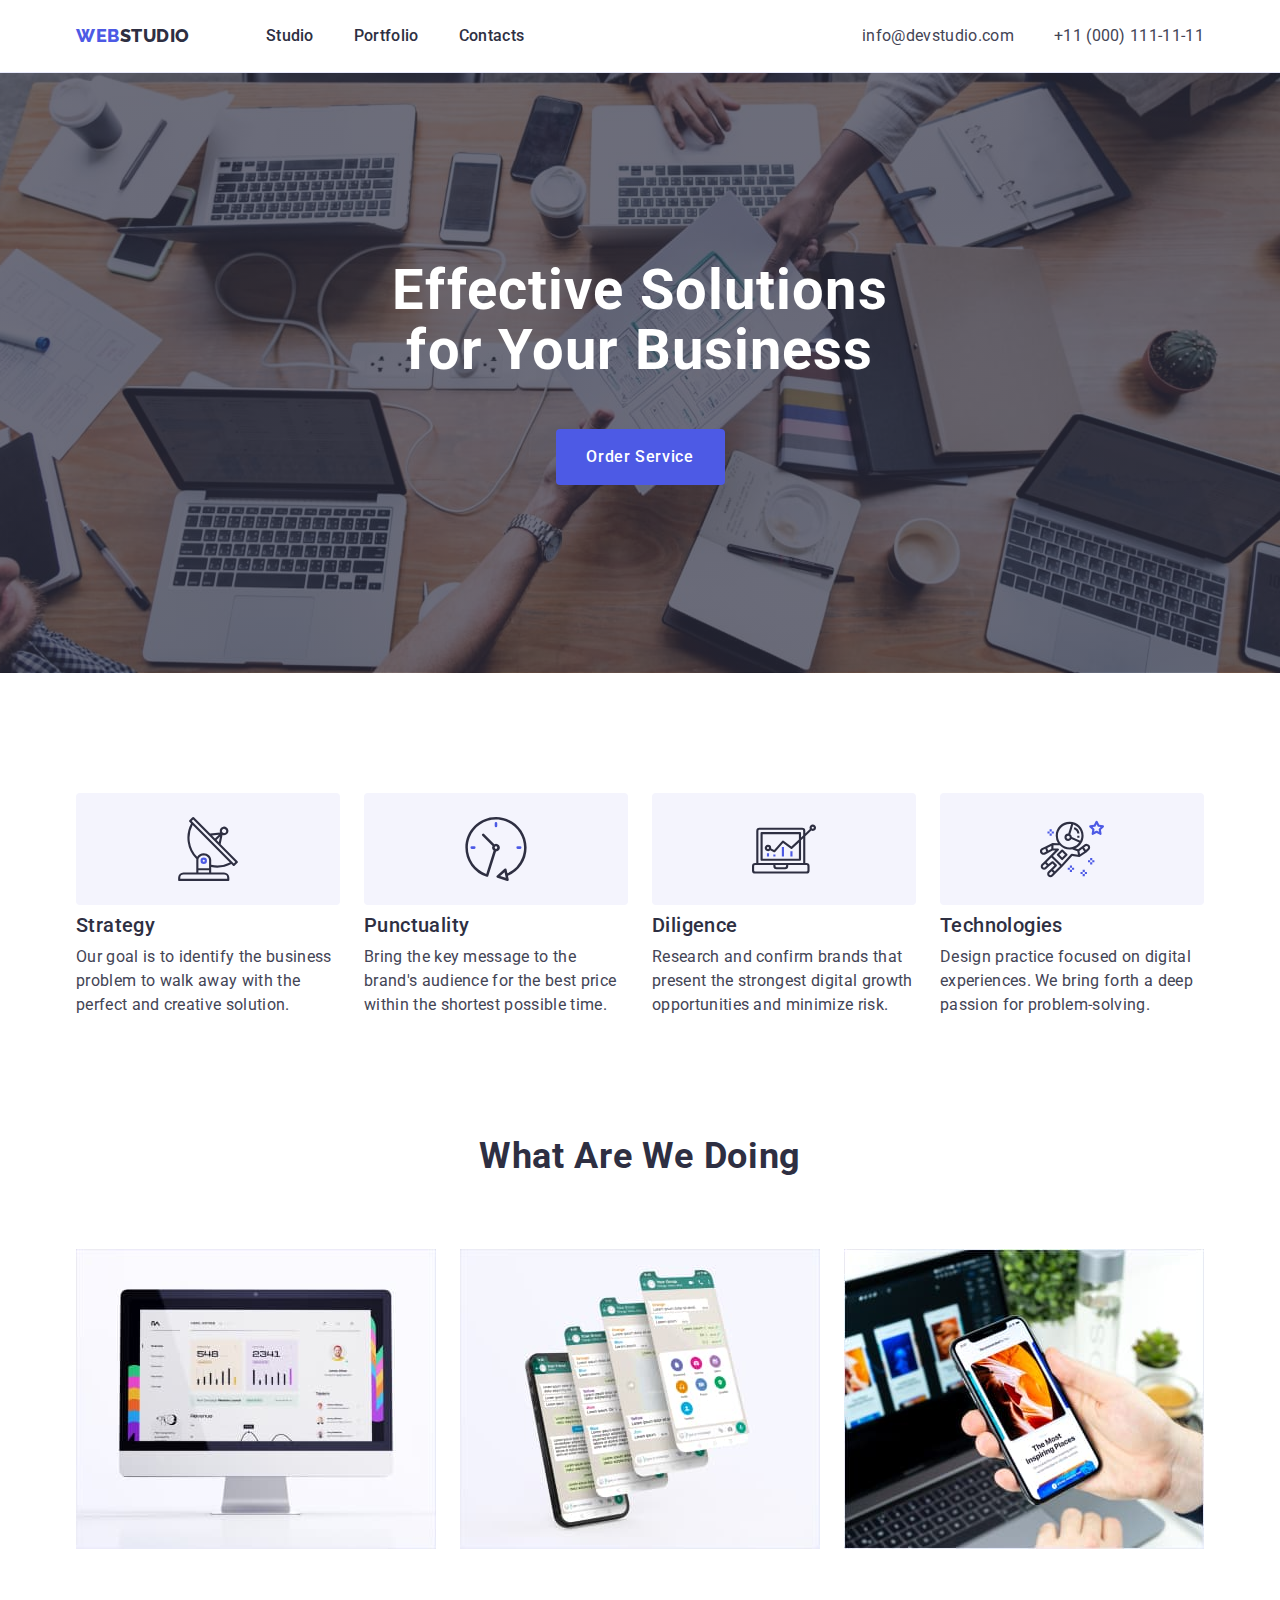
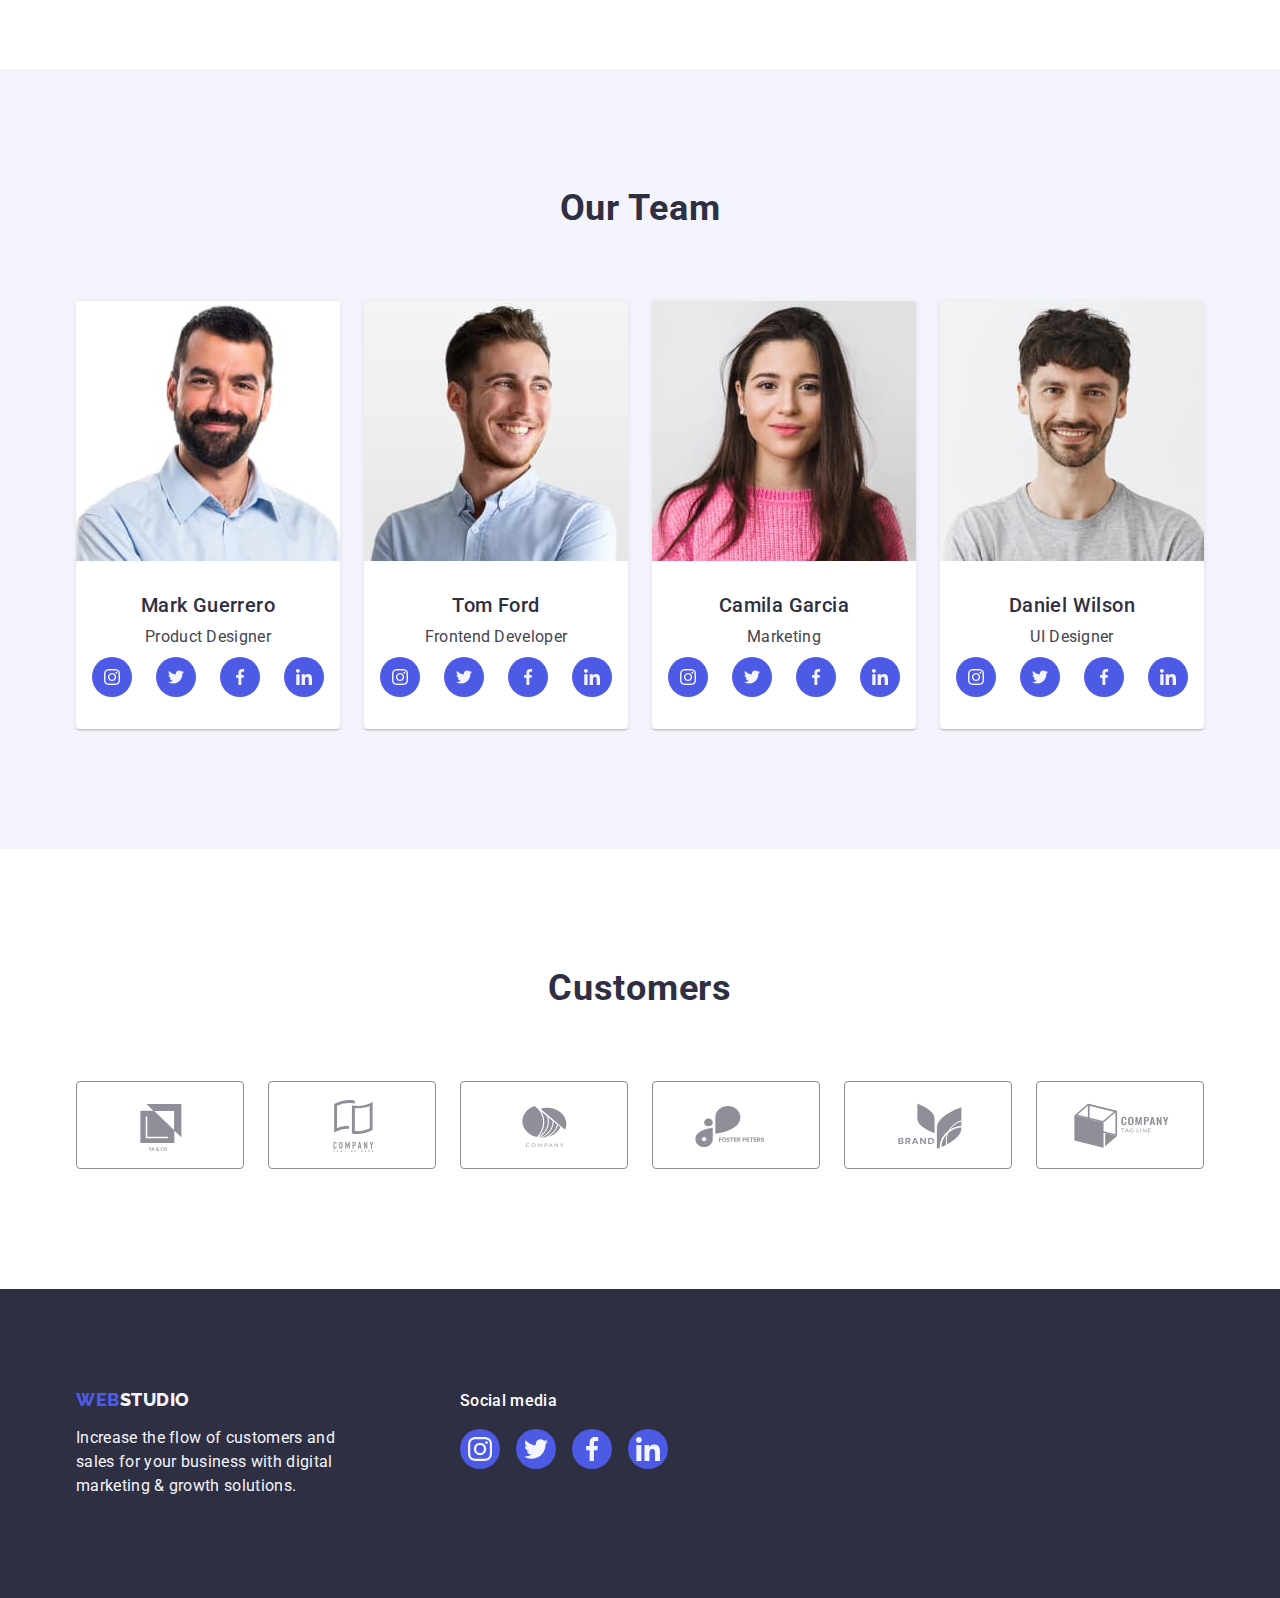
<file: index.html>
<!DOCTYPE html>
<html lang="en">
<head>
    <meta charset="UTF-8">
    <meta name="viewport" content="width=device-width, initial-scale=1.0">
    <title>zadaniedomowe2</title>

    <link rel="preconnect" href="https://fonts.googleapis.com">
    <link rel="preconnect" href="https://fonts.gstatic.com" crossorigin>
    <link href="https://fonts.googleapis.com/css2?family=Raleway:wght@800&family=Roboto:wght@400;500;700;900&display=swap"
        rel="stylesheet">
    
    <link
    rel="stylesheet"
    href="https://cdnjs.cloudflare.com/ajax/libs/modern-normalize/2.0.0/modern-normalize.min.css"
    integrity="sha512-4xo8blKMVCiXpTaLzQSLSw3KFOVPWhm/TRtuPVc4WG6kUgjH6J03IBuG7JZPkcWMxJ5huwaBpOpnwYElP/m6wg=="
    crossorigin="anonymous"
    referrerpolicy="no-referrer"
    />

    <link rel="stylesheet" href="./css/styles.css">
</head>

<body>
    <header class="header">
        <div class="container header-container">
        <nav class="nav-container">
            <a href="./index.html" class="logo link">Web<span class="logo-span">Studio</span></a>
            <ul class="nav-links list">
                <li><a href="./index.html" class="link">Studio</a></li>
                <li><a href="./portfolio.html" class="link">Portfolio</a></li>
                <li><a href="" class="link">Contacts</a></li>
            </ul>
        </nav>
        <address class="address">
            <ul class="address-links list">
                <li><a href="mailto:info@devstudio.com" class="link">info@devstudio.com</a></li>
                <li><a href="tel:+110001111111" class="link">+11 (000) 111-11-11</a></li>
            </ul>
        </address>
        </div>
    </header>

    <main>
        <!--Effective Solutions for Your Business-->
        <section class="title-background">
            <div class="container">
            <h1 class="title">Effective Solutions for Your Business</h1>
            <button type="button" class="filter-buttonone cursor">Order Service</button>
            </div>
        </section>
        
        <!--Strategy etc.-->
        <section class="sectiontwo">
            <div class="container">
            <h2 class="visually-hidden">Strategy ETC.</h2>
            <ul class="list list-sectiontwo">
                <li class="li-sectiontwo">
                    <div class="icon-box">
                        <svg width="64" height="64">
                            <use href="./images/icons.svg#icon-antenna-1"></use>
                        </svg>
                    </div>
                    <h3 class="headerthree">Strategy</h3>
                    <p class="description">Our goal is to identify the business problem to walk away with the perfect and creative solution.</p>
                </li>
                <li class="li-sectiontwo">
                    <div class="icon-box">
                        <svg width="64" height="64">
                            <use href="./images/icons.svg#icon-clock-1"></use>
                        </svg>
                    </div>
                    <h3 class="headerthree">Punctuality</h3>
                    <p class="description">Bring the key message to the brand's audience for the best price within the shortest possible time.</p>
                </li>
                <li class="li-sectiontwo">
                    <div class="icon-box">
                        <svg width="64" height="64">
                            <use href="./images/icons.svg#icon-diagram-1"></use>
                        </svg>
                    </div>
                    <h3 class="headerthree">Diligence</h3>
                    <p class="description">Research and confirm brands that present the strongest digital growth opportunities and minimize risk.</p>
                </li>
                <li class="li-sectiontwo">
                    <div class="icon-box">
                        <svg width="64" height="64">
                            <use href="./images/icons.svg#icon-astronaut-1"></use>
                        </svg>
                    </div>
                    <h3 class="headerthree">Technologies</h3>
                    <p class="description">Design practice focused on digital experiences. We bring forth a deep passion for problem-solving.</p>
                </li>
            </ul>
            </div>
        </section>

        <!--What Are We Doing-->
        <section class="sectionthree">
            <div class="container">
            <h2 class="headertwo">What are we doing</h2>
            <ul class="list list-sectionthree">
                <li class="li-sectrionthree"><img src="./images/WhatAreWeDoing-img1.jpg" alt="Computer photo" width="360" height="300"></li>
                <li class="li-sectrionthree"><img src="./images/WhatAreWeDoing-img2.jpg" alt="Mobiles photo" width="360" height="300"></li>
                <li class="li-sectrionthree"><img src="./images/WhatAreWeDoing-img3.jpg" alt="Computer and mobile photo" width="360" height="300"></li>
            </ul>
            </div>
        </section>

        <!--Our Team-->
        <section class="team-background sectionfour">
            <div class="container">
            <h2 class="headertwo">Our Team</h2>
            <ul class="list list-sectionfour">
                <li class="card-background">
                    <img src="./images/OurTeam-img1.jpg" alt="Man in a blue shirt with a beard" width="264" height="260">
                    <div class="worker">
                        <h3 class="headerthree worker-headerthree">Mark Guerrero</h3>
                        <p class="description worker-description">Product Designer</p>
                        <ul class="list socials-links">
                            <li class="li-socials">
                                <a href="#" class="socials-icon link">
                                    <svg width="16" height="16" class="svg-sm">
                                        <use href="./images/icons.svg#icon-instagram-2"></use>
                                    </svg>
                                </a>
                            </li>
                            <li class="li-socials">
                                <a href="#" class="socials-icon link">
                                    <svg width="16" height="16" class="svg-sm">
                                        <use href="./images/icons.svg#icon-twitter-1"></use>
                                    </svg>
                                </a>
                            </li>
                            <li class="li-socials">
                                <a href="#" class="socials-icon link">
                                    <svg width="16" height="16" class="svg-sm">
                                        <use href="./images/icons.svg#icon-facebook-1"></use>
                                    </svg>
                                </a>
                            </li>
                            <li class="li-socials">
                                <a href="#" class="socials-icon link">
                                    <svg width="16" height="16" class="svg-sm">
                                        <use href="./images/icons.svg#icon-linkedin-1"></use>
                                    </svg>
                                </a>
                            </li>
                        </ul>
                    </div>
                </li>
                <li class="card-background">
                    <img src="./images/OurTeam-img2.jpg" alt="Man in a blue shirt with short stubble" width="264" height="260">
                    <div class="worker">
                        <h3 class="headerthree worker-headerthree">Tom Ford</h3>
                        <p class="description worker-description">Frontend Developer</p>
                        <ul class="list socials-links">
                            <li class="li-socials">
                                <a href="#" class="socials-icon link">
                                    <svg width="16" height="16" class="svg-sm">
                                        <use href="./images/icons.svg#icon-instagram-2"></use>
                                    </svg>
                                </a>
                            </li>
                            <li class="li-socials">
                                <a href="#" class="socials-icon link">
                                    <svg width="16" height="16" class="svg-sm">
                                        <use href="./images/icons.svg#icon-twitter-1"></use>
                                    </svg>
                                </a>
                            </li>
                            <li class="li-socials">
                                <a href="#" class="socials-icon link">
                                    <svg width="16" height="16" class="svg-sm">
                                        <use href="./images/icons.svg#icon-facebook-1"></use>
                                    </svg>
                                </a>
                            </li>
                            <li class="li-socials">
                                <a href="#" class="socials-icon link">
                                    <svg width="16" height="16" class="svg-sm">
                                        <use href="./images/icons.svg#icon-linkedin-1"></use>
                                    </svg>
                                </a>
                            </li>
                        </ul>
                    </div>
                </li>
                <li class="card-background">
                    <img src="./images/OurTeam-img3.jpg" alt="Woman in a pink sweater" width="264" height="260">
                    <div class="worker">
                        <h3 class="headerthree worker-headerthree">Camila Garcia</h3>
                        <p class="description worker-description">Marketing</p>
                        <ul class="list socials-links">
                            <li class="li-socials">
                                <a href="#" class="socials-icon link">
                                    <svg width="16" height="16" class="svg-sm">
                                        <use href="./images/icons.svg#icon-instagram-2"></use>
                                    </svg>
                                </a>
                            </li>
                            <li class="li-socials">
                                <a href="#" class="socials-icon link">
                                    <svg width="16" height="16" class="svg-sm">
                                        <use href="./images/icons.svg#icon-twitter-1"></use>
                                    </svg>
                                </a>
                            </li>
                            <li class="li-socials">
                                <a href="#" class="socials-icon link">
                                    <svg width="16" height="16" class="svg-sm">
                                        <use href="./images/icons.svg#icon-facebook-1"></use>
                                    </svg>
                                </a>
                            </li>
                            <li class="li-socials">
                                <a href="#" class="socials-icon link">
                                    <svg width="16" height="16" class="svg-sm">
                                        <use href="./images/icons.svg#icon-linkedin-1"></use>
                                    </svg>
                                </a>
                            </li>
                        </ul>
                    </div>
                </li>
                <li class="card-background">
                    <img src="./images/OurTeam-img4.jpg" alt="Man in a gray T-shirt" width="264" height="260">
                    <div class="worker">
                        <h3 class="headerthree worker-headerthree">Daniel Wilson</h3>
                        <p class="description worker-description">UI Designer</p>
                        <ul class="list socials-links">
                            <li class="li-socials">
                                <a href="#" class="socials-icon link">
                                    <svg width="16" height="16" class="svg-sm">
                                        <use href="./images/icons.svg#icon-instagram-2"></use>
                                    </svg>
                                </a>
                            </li>
                            <li class="li-socials">
                                <a href="#" class="socials-icon link">
                                    <svg width="16" height="16" class="svg-sm">
                                        <use href="./images/icons.svg#icon-twitter-1"></use>
                                    </svg>
                                </a>
                            </li>
                            <li class="li-socials">
                                <a href="#" class="socials-icon link">
                                    <svg width="16" height="16" class="svg-sm">
                                        <use href="./images/icons.svg#icon-facebook-1"></use>
                                    </svg>
                                </a>
                            </li>
                            <li class="li-socials">
                                <a href="#" class="socials-icon link">
                                    <svg width="16" height="16" class="svg-sm">
                                        <use href="./images/icons.svg#icon-linkedin-1"></use>
                                    </svg>
                                </a>
                            </li>
                        </ul>
                    </div>
                </li>
            </ul>
            </div>
        </section>

        <!--Customers-->
        <section class="sectionfive">
            <div class="container">
                <h2 class="headertwo">Customers</h2>
                <ul class="list list-sectionfive">
                    <li class="li-customers">
                        <a href="#" class="customers-icon">
                        <svg width="104" height="56" class="svg">
                            <use href="./images/icons.svg#icon-Logo"></use>
                        </svg>
                        </a>
                    </li>
                    <li class="li-customers">
                        <a href="#" class="customers-icon">
                            <svg width="104" height="56" class="svg">
                                <use href="./images/icons.svg#icon-Logo-1"></use>
                            </svg>
                        </a>
                    </li>
                    <li class="li-customers">
                        <a href="#" class="customers-icon">
                            <svg width="104" height="56" class="svg">
                                <use href="./images/icons.svg#icon-Logo-2"></use>
                            </svg>
                        </a>
                    </li>
                    <li class="li-customers">
                        <a href="#" class="customers-icon">
                            <svg width="104" height="56" class="svg">
                                <use href="./images/icons.svg#icon-Logo-3"></use>
                            </svg>
                        </a>
                    </li>
                    <li class="li-customers">
                        <a href="#" class="customers-icon">
                            <svg width="104" height="56" class="svg">
                                <use href="./images/icons.svg#icon-Logo-4"></use>
                            </svg>
                        </a>
                    </li>
                    <li class="li-customers">
                        <a href="#" class="customers-icon">
                            <svg width="104" height="56" class="svg">
                                <use href="./images/icons.svg#icon-Logo-5"></use>
                            </svg>
                        </a>
                    </li>
                </ul>
            </div>
        </section>
    </main>

    <footer class="footer-background">
        <div class="container footer">
        <div class="footertwo">
            <a href="./index.html" class="logo link footer-style">Web<span class="logo-spantwo">Studio</span></a>
            <p class="footer-description">Increase the flow of customers and sales for your business with digital marketing & growth solutions.</p>
        </div>
        <div>
            <p class="footer-sm">Social media</p>
            <ul class="list socials-links-footer">
                <li class="li-socials">
                    <a href="#" class="socials-icon s-i-footer link">
                        <svg width="24" height="24" class="svg-sm">
                            <use href="./images/icons.svg#icon-instagram-2"></use>
                        </svg>
                    </a>
                </li>
                <li class="li-socials">
                    <a href="#" class="socials-icon s-i-footer link">
                        <svg width="24" height="24" class="svg-sm">
                            <use href="./images/icons.svg#icon-twitter-1"></use>
                        </svg>
                    </a>
                </li>
                <li class="li-socials">
                    <a href="#" class="socials-icon s-i-footer link">
                        <svg width="24" height="24" class="svg-sm">
                            <use href="./images/icons.svg#icon-facebook-1"></use>
                        </svg>
                    </a>
                </li>
                <li class="li-socials">
                    <a href="#" class="socials-icon s-i-footer link">
                        <svg width="24" height="24" class="svg-sm">
                            <use href="./images/icons.svg#icon-linkedin-1"></use>
                        </svg>
                    </a>
                </li>
            </ul>
        </div>
        </div>
    </footer>
</body>
</html>
</file>
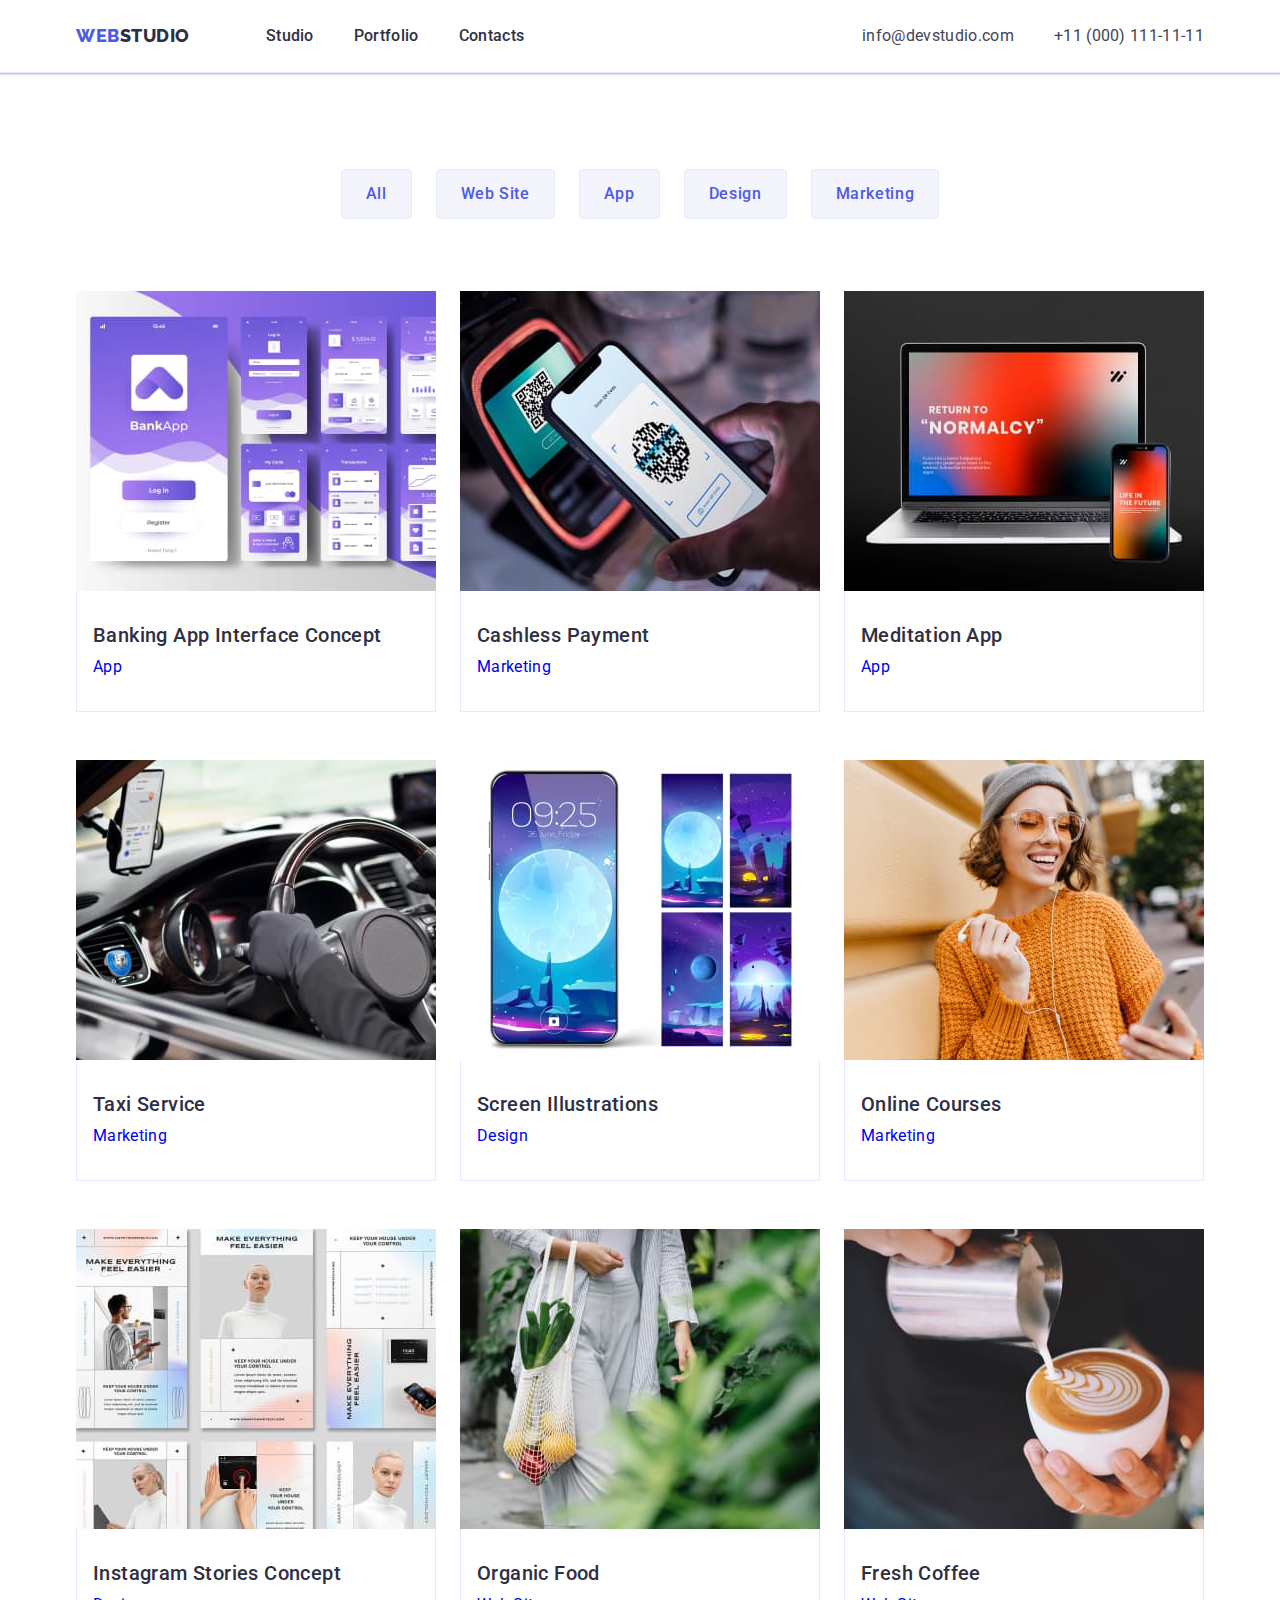
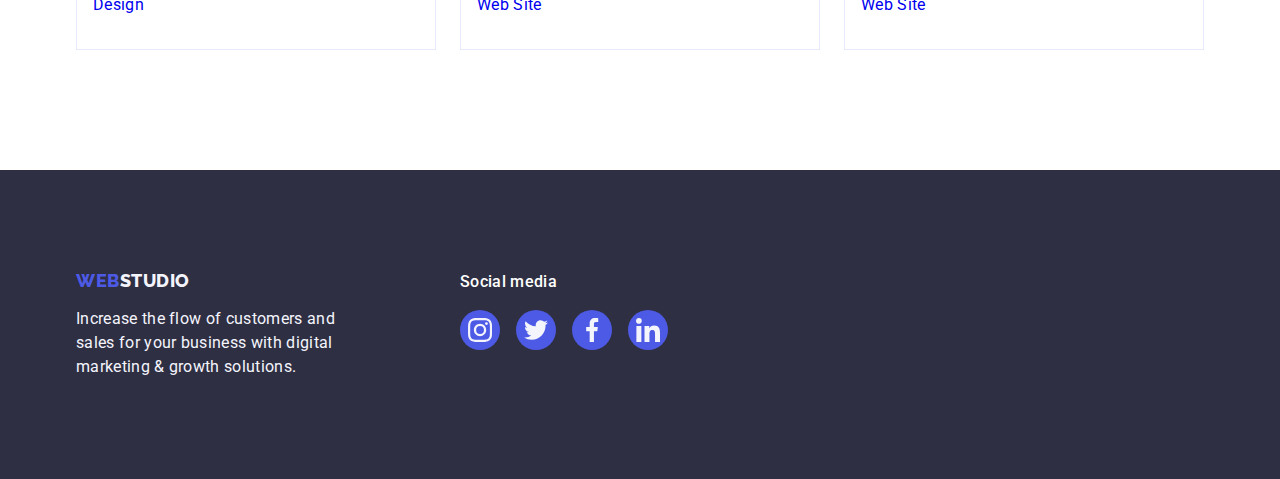
<file: portfolio.html>
<!DOCTYPE html>
<html lang="en">
<head>
    <meta charset="UTF-8">
    <meta name="viewport" content="width=device-width, initial-scale=1.0">
    <title>zadaniedomowe4</title>

    <link rel="preconnect" href="https://fonts.googleapis.com">
    <link rel="preconnect" href="https://fonts.gstatic.com" crossorigin>
    <link href="https://fonts.googleapis.com/css2?family=Raleway:wght@800&family=Roboto:wght@400;500;700;900&display=swap"
        rel="stylesheet">

    <link
    rel="stylesheet"
    href="https://cdnjs.cloudflare.com/ajax/libs/modern-normalize/2.0.0/modern-normalize.min.css"
    integrity="sha512-4xo8blKMVCiXpTaLzQSLSw3KFOVPWhm/TRtuPVc4WG6kUgjH6J03IBuG7JZPkcWMxJ5huwaBpOpnwYElP/m6wg=="
    crossorigin="anonymous"
    referrerpolicy="no-referrer"
    />

    <link rel="stylesheet" href="./css/styles.css">
</head>

<body>
    <header class="header">
        <div class="container header-container">
            <nav class="nav-container">
                <a href="./index.html" class="logo link">Web<span class="logo-span">Studio</span></a>
                <ul class="nav-links list">
                    <li><a href="./index.html" class="link">Studio</a></li>
                    <li><a href="./portfolio.html" class="link">Portfolio</a></li>
                    <li><a href="" class="link">Contacts</a></li>
                </ul>
            </nav>
            <address class="address">
                <ul class="address-links list">
                    <li><a href="mailto:info@devstudio.com" class="link">info@devstudio.com</a></li>
                    <li><a href="tel:+110001111111" class="link">+11 (000) 111-11-11</a></li>
                </ul>
            </address>
        </div>
    </header>

    <main>
      <section class="portfolio">
        <div class="container">
        <h1 class="visually-hidden">Portfolio</h1>
        <ul class="filters-list list">
            <li>
                <button type="button" class="filter-button cursor">All</button>
            </li>
            <li>
                <button type="button" class="filter-button cursor">Web Site</button>
            </li>
            <li>
                <button type="button" class="filter-button cursor">App</button>
            </li>
            <li>
                <button type="button" class="filter-button cursor">Design</button>
            </li>
            <li>
                <button type="button" class="filter-button cursor">Marketing</button>
            </li>
        </ul>
        <ul class="list list-portfolio">
            <li class="li-portfolio">
                <a href="#" class="link portfolio-style">
                <img src="./images/Portfolio1-bankapp.jpg" alt="BankApp Photo" width="360" height="300">
                <div class="div-portfolio">
                    <h2 class="headerthree">Banking App Interface Concept</h2>
                    <p class="description portfolio-description">App</p>
                </div>
                </a>
            </li>
            <li class="li-portfolio">
                <a href="#" class="link portfolio-style">
                <img src="./images/Portfolio2-cashless.jpg" alt="Cashless Payment Photo" width="360" height="300">
                <div class="div-portfolio">
                    <h2 class="headerthree">Cashless Payment</h2>
                    <p class="description portfolio-description">Marketing</p>
                </div>
                </a>
            </li>
            <li class="li-portfolio">
                <a href="#" class="link portfolio-style">
                <img src="./images/Portfolio3-meditation.jpg" alt="Computer and mobile photo" width="360" height="300">
                <div class="div-portfolio">
                    <h2 class="headerthree">Meditation App</h2>
                    <p class="description portfolio-description">App</p>
                </div>
                </a>
            </li>
            <li class="li-portfolio">
                <a href="#" class="link portfolio-style">
                <img src="./images/Portfolio4-taxi.jpg" alt="Car photo" width="360" height="300">
                <div class="div-portfolio">
                    <h2 class="headerthree">Taxi Service</h2>
                    <p class="description portfolio-description">Marketing</p>
                </div>
                </a>
            </li>
            <li class="li-portfolio">
                <a href="#" class="link portfolio-style">
                <img src="./images/Portfolio5-screen.jpg" alt="Mobiles photo with different screen illustrations" width="360" height="300">
                <div class="div-portfolio">
                    <h2 class="headerthree">Screen Illustrations</h2>
                    <p class="description portfolio-description">Design</p>
                </div>
                </a>
            </li>
            <li class="li-portfolio">
                <a href="#" class="link portfolio-style">
                <img src="./images/Portfolio6-onlinecourses.jpg" alt="Girl in a yellow sweater with a mobile" width="360" height="300">
                <div class="div-portfolio">
                    <h2 class="headerthree">Online Courses</h2>
                    <p class="description portfolio-description">Marketing</p>
                </div>
                </a>
            </li>
            <li class="li-portfolio">
                <a href="#" class="link portfolio-style">
                <img src="./images/Portfolio7-instagram.jpg" alt="Various website design photos" width="360" height="300">
                <div class="div-portfolio">
                    <h2 class="headerthree">Instagram Stories Concept</h2>
                    <p class="description portfolio-description">Design</p>
                </div>
                </a>
            </li>
            <li class="li-portfolio">
                <a href="#" class="link portfolio-style">
                <img src="./images/Portfolio8-organicfood.jpg" alt="Person carrying fruits and vegetables" width="360" height="300">
                <div class="div-portfolio">
                    <h2 class="headerthree">Organic Food</h2>
                    <p class="description portfolio-description">Web Site</p>
                </div>
                </a>
            </li>
            <li class="li-portfolio">
                <a href="#" class="link portfolio-style">
                <img src="./images/Portfolio9-coffee.jpg" alt="Coffee photo" width="360" height="300">
                <div class="div-portfolio">
                    <h2 class="headerthree">Fresh Coffee</h2>
                    <p class="description portfolio-description">Web Site</p>
                </div>
                </a>
            </li>
        </ul>
        </div>
      </section>
    </main>

    <footer class="footer-background">
        <div class="container footer">
    <div class="footertwo">
        <a href="./index.html" class="logo link footer-style">Web<span class="logo-spantwo">Studio</span></a>
        <p class="footer-description">Increase the flow of customers and sales for your business with digital marketing &
            growth solutions.</p>
    </div>
    <div>
        <p class="footer-sm">Social media</p>
        <ul class="list socials-links-footer">
            <li class="li-socials">
                <a href="#" class="socials-icon s-i-footer link">
                    <svg width="24" height="24" class="svg-sm">
                        <use href="./images/icons.svg#icon-instagram-2"></use>
                    </svg>
                </a>
            </li>
            <li class="li-socials">
                <a href="#" class="socials-icon s-i-footer link">
                    <svg width="24" height="24" class="svg-sm">
                        <use href="./images/icons.svg#icon-twitter-1"></use>
                    </svg>
                </a>
            </li>
            <li class="li-socials">
                <a href="#" class="socials-icon s-i-footer link">
                    <svg width="24" height="24" class="svg-sm">
                        <use href="./images/icons.svg#icon-facebook-1"></use>
                    </svg>
                </a>
            </li>
            <li class="li-socials">
                <a href="#" class="socials-icon s-i-footer link">
                    <svg width="24" height="24" class="svg-sm">
                        <use href="./images/icons.svg#icon-linkedin-1"></use>
                    </svg>
                </a>
            </li>
        </ul>
    </div>
    </div>
    </footer>
</body>
</html>
</file>
<file: css/styles.css>
:root {
    --primary-brand-color: #4D5AE5;
    --pressed-state-color: #404BBF;
    --dark-color: #2E2F42;
    --success-color: #31D0AA;
    --text-color: #434455;
    --subtle-text-color: #8E8F99;
    --accent-color: #E7E9FC;
    --light-color: #F4F4FD;
    --modal-overlay-color: #2E2F4266;
    --hero-background-color: #2E2F42B2;
    --white-background-color: #FFFFFF;
    --modal-background-color: #FCFCFC;
}

body {
    font-family: "Roboto", sans-serif;
    color: var(--text-color);
    background-color: var(--white-background-color);
}

.nav-links .link {
    color: var(--dark-color);
    font-size: 16px;
    font-weight: 500;
    line-height: 1.5;
    letter-spacing: 0.32px;
    padding: 24px 0;
}

.address-links .link {
    color: var(--text-color);
    font-size: 16px;
    line-height: 1.5;
    letter-spacing: 0.32px;
}

.address-links .link:hover,
.address-links .link:focus,
.address-links .link:active,
.nav-links .link:hover,
.nav-links .link:focus,
.nav-links .link:active {
    color: var(--pressed-state-color)
}

.address {
    font-style: normal;
    padding: 24px 0;
}

.link {
    text-decoration: none;
}

.list {
    list-style: none;
}

.filter-button {
    background-color: var(--light-color);
    color: var(--primary-brand-color);
    font-family: inherit;
    font-size: 16px;
    font-weight: 500;
    line-height: 1.5;
    letter-spacing: 0.64px;
    padding: 12px 24px;
    border: 1px solid var(--accent-color);
    border-radius: 4px;
}

.filter-buttonone {
    background-color: var(--primary-brand-color);
    color: var(--white-background-color);
    font-family: inherit;
    font-size: 16px;
    font-weight: 500;
    line-height: 1.5;
    letter-spacing: 0.64px;
    display: block;
    margin: 0 auto;
    min-width: 169px;
    height: 56px;
    border: none;
    border-radius: 4px;
}

.filter-button:hover,
.filter-button:focus,
.filter-buttonone:hover,
.filter-buttonone:focus {
    background-color: var(--pressed-state-color);
    color: var(--white-background-color);
    border: 1px solid transparent;
}

.cursor {
    cursor: pointer;
}

.logo {
    color: var(--primary-brand-color);
    font-family: "Raleway", sans-serif;
    font-size: 18px;
    font-weight: 800;
    line-height: 1.17;
    letter-spacing: 0.54px;
    text-transform: uppercase;
    margin-right: 76px;
}

.logo-span {
    color: var(--dark-color);
}

.logo-spantwo {
    color: var(--light-color)
}

.title-background {
    background-color: var(--dark-color);
    padding: 188px 0;
    margin: 0 auto;
    background-image: linear-gradient(rgba(46, 47, 66, 0.7),rgba(46, 47, 66, 0.7)), url(../images/people-office.jpg);
    max-width: 1440px;
    background-repeat: no-repeat;
    background-position: center;
    background-size: cover;
}

.title {
    color: var(--white-background-color);
    text-align: center;
    font-size: 56px;
    font-weight: 700;
    line-height: 1.07;
    letter-spacing: 1.12px;
    display: block;
    margin: 0 auto;
    max-width: 496px;
    padding-bottom: 48px;
}

.team-background {
    background-color: var(--light-color);
}

.headertwo {
    color: var(--dark-color);
    text-align: center;
    font-size: 36px;
    font-weight: 700;
    line-height: 1.11;
    letter-spacing: 0.72px;
    text-transform: capitalize;
    margin-bottom: 72px
}

.headerthree {
    color: var(--dark-color);
    font-size: 20px;
    font-weight: 500;
    line-height: 1.2;
    letter-spacing: 0.4px;
    margin-bottom: 8px;
}

.description {
    font-size: 16px;
    line-height: 1.5;
    letter-spacing: 0.32px;
}

.card-background {
    background-color: var(--white-background-color);
    flex-basis: calc((100% - 72px) / 4);
    border-radius: 0px 0px 4px 4px;
}

.footer-description {
    color: var(--light-color);
    font-size: 16px;
    line-height: 1.5;
    letter-spacing: 0.32px;
    width: 264px;
}

.footer-background {
    background-color: var(--dark-color);
    padding: 100px 0;
}

/* 3 */

.header {
    border-bottom: 1px solid var(--accent-color);
    box-shadow: 0px 2px 1px rgba(46, 47, 66, 0.08), 0px 1px 1px rgba(46, 47, 66, 0.16), 0px 1px 6px rgba(46, 47, 66, 0.08);
}

.container {
    width: 1158px;
    margin: 0 auto;
    padding: 0 15px;
}

.header-container {
    display: flex;
    justify-content: space-between;
}

.nav-container {
    display: flex;
    align-items: center;
}

.nav-links,
.address-links {
    display: flex;
    gap: 40px;
}

img {
    display: block;
}

.visually-hidden:not(:focus):not(:active) {
    position: absolute;
    width: 1px;
    height: 1px;
    margin: -1px;
    border: 0;
    padding: 0;
    white-space: nowrap;
    clip-path: inset(100%);
    clip: rect(0 0 0 0);
    overflow: hidden;
}

/* main */

.sectionthree {
    padding: 0 0 120px 0;
}

.sectiontwo,
.sectionfour,
.sectionfive {
    padding: 120px 0;
}

.list-sectiontwo,
.list-sectionthree,
.list-sectionfour,
.list-sectionfive {
    display: flex;
    gap: 24px;
}

.li-sectiontwo {
    flex-basis: calc((100% - 72px) / 4);
}

.li-sectrionthree {
    flex-basis: calc((100% - 3 * 16px) / 3);
}

.worker {
    padding: 32px 0;
}

.worker-headerthree {
    text-align: center;
    margin-bottom: 8px;
}

.worker-description {
    text-align: center;
}

/* portfolio */

.portfolio {
    padding: 96px 0 120px;
}

.filters-list {
    display: flex;
    justify-content: center;
    gap: 24px;
    margin-bottom: 72px;
}

.list-portfolio {
    display: flex;
    flex-wrap: wrap;
    column-gap: 24px;
    row-gap: 48px;
}

.li-portfolio {
    width: calc((100% - 48px) / 3);
}

.div-portfolio {
    padding: 32px 16px;
    border: 1px solid var(--accent-color);
    border-top: none;
}

.footer-style {
    display: inline-block;
    margin-bottom: 16px;
}

* {
    box-sizing: border-box;
    margin: 0;
    padding: 0;
}

/* 4 */

.icon-box {
    background-color: var(--light-color);
    border-radius: 4px;
    display: flex;
    justify-content: center;
    align-items: center;
    width: 264px;
    height: 112px;
    margin-bottom: 8px;
}

.socials-links {
    display: flex;
    gap: 24px;
    margin-top: 8px;
    justify-content: center;
}

.socials-links-footer {
    display: flex;
    gap: 16px;
    margin-top: 8px;
    justify-content: center;
}

.li-socials {
    width: calc((100% - 3 * 24) / 4);
}

.socials-icon {
    background-color: var(--primary-brand-color);
    border-radius: 50%;
    display: flex;
    align-items: center;
    justify-content: center;
    width: 40px;
    height: 40px;
}

.svg-sm {
    fill: var(--light-color);
}

.socials-icon:hover,
.socials-icon:focus {
    background-color: var(--pressed-state-color);
}

.s-i-footer:hover,
.s-i-footer:focus {
    background-color: var(--success-color);
}

.customers-icon {
    display: flex;
    width: 168px;
    height: 88px;
    border: 1px solid var(--subtle-text-color);
    border-radius: 4px;
    justify-content: center;
    align-items: center;
    color: var(--subtle-text-color);
}

.svg {
    fill: currentColor;
}

.svg:hover,
.svg:focus {
    fill: var(--pressed-state-color);
}

.customers-icon:hover,
.customers-icon:focus {
    border: 1px solid var(--pressed-state-color);
}

.li-customers {
    width: calc((100% - 5 * 24px) / 6);
}

.footer-sm {
    color: var(--white-background-color);
    font-size: 16px;
    font-weight: 500;
    line-height: 1.5;
    letter-spacing: 0.32px;
    margin-bottom: 16px;
}

.footer {
    display: flex;
    align-items: baseline;
}

.footertwo {
    margin-right: 120px;
}

.portfolio-style {
    display: block;
}

.card-background,
.portfolio-style:hover,
.portfolio-style:focus {
    box-shadow:
    0px 2px 1px 0px rgba(46, 47, 66, 0.08),
    0px 1px 1px 0px rgba(46, 47, 66, 0.16),
    0px 1px 6px 0px rgba(46, 47, 66, 0.08);
}

.filter-button:hover,
.filter-button:focus {
    box-shadow:
    0px 3px 1px rgba(0, 0, 0, 0.1),
    0px 2px 1px rgba(0, 0, 0, 0.08),
    0px 2px 2px rgba(0, 0, 0, 0.12);
}
</file>
